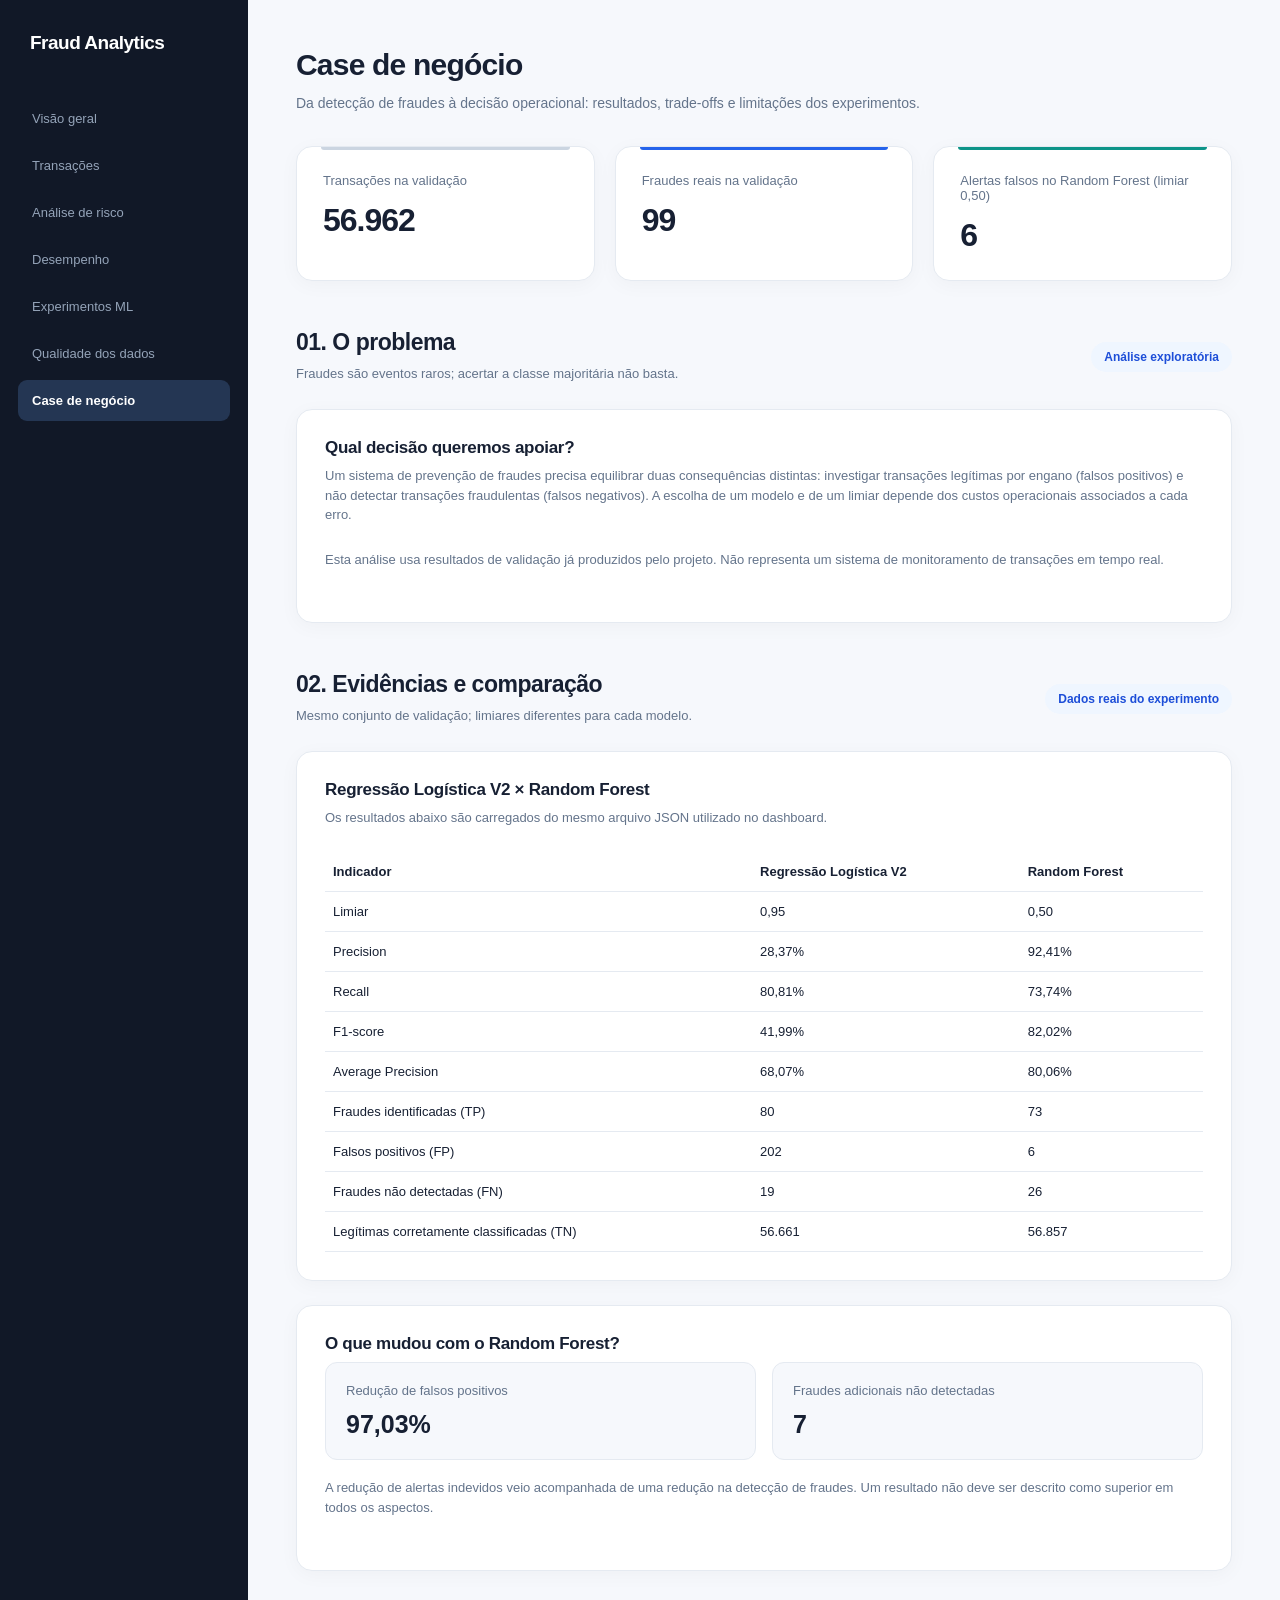
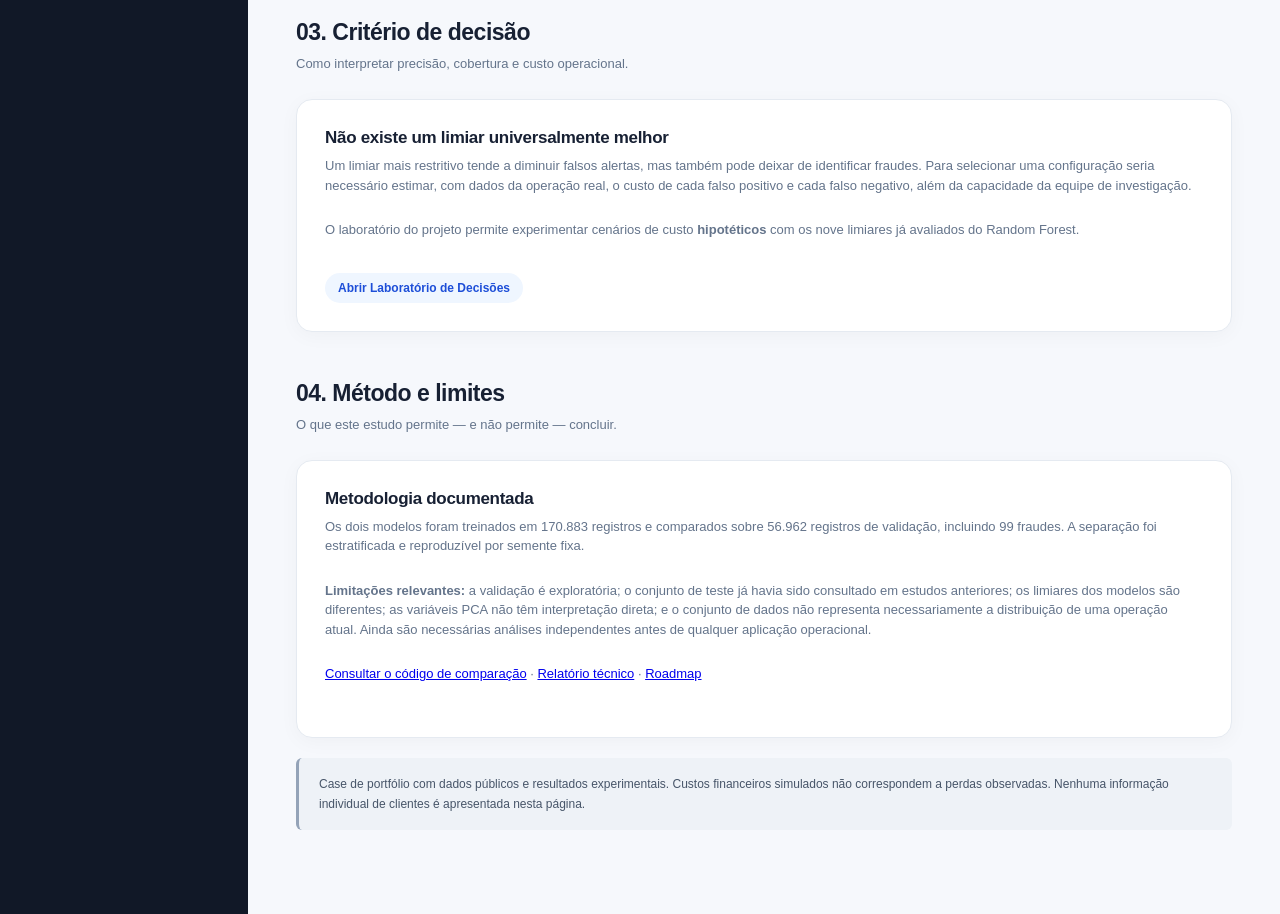
<file: fraud-analytics/frontend/case-de-negocio.html>
<!DOCTYPE html>
<html lang="pt-BR">
<head>
  <meta charset="UTF-8">
  <meta name="viewport" content="width=device-width, initial-scale=1.0">
  <title>Case de Negócio | Fraud Analytics</title>
  <link rel="stylesheet" href="css/style.css">
  <link rel="stylesheet" href="css/experimentos.css">
</head>
<body>
  <aside class="sidebar">
    <h2>Fraud Analytics</h2>
    <nav aria-label="Navegação principal">
      <a href="index.html#visao-geral">Visão geral</a>
      <a href="index.html#transacoes">Transações</a>
      <a href="index.html#analise-risco">Análise de risco</a>
      <a href="index.html#desempenho">Desempenho</a>
      <a href="index.html#experimentos">Experimentos ML</a>
      <a href="index.html#qualidade-dados">Qualidade dos dados</a>
      <a href="case-de-negocio.html" class="active" aria-current="page">Case de negócio</a>
    </nav>
  </aside>
  <main class="content">
    <header class="page-header">
      <h1>Case de negócio</h1>
      <p>Da detecção de fraudes à decisão operacional: resultados, trade-offs e limitações dos experimentos.</p>
    </header>

    <div class="overview" aria-live="polite">
      <article class="metric-card"><span>Transações na validação</span><strong id="case-total">Carregando...</strong></article>
      <article class="metric-card"><span>Fraudes reais na validação</span><strong id="case-fraudes">Carregando...</strong></article>
      <article class="metric-card"><span>Alertas falsos no Random Forest (limiar 0,50)</span><strong id="case-fp">Carregando...</strong></article>
    </div>

    <section class="model-section">
      <header class="model-header">
        <div><h2>01. O problema</h2><p>Fraudes são eventos raros; acertar a classe majoritária não basta.</p></div>
        <span class="model-badge">Análise exploratória</span>
      </header>
      <article class="chart-card">
        <h2>Qual decisão queremos apoiar?</h2>
        <p>Um sistema de prevenção de fraudes precisa equilibrar duas consequências distintas: investigar transações legítimas por engano (falsos positivos) e não detectar transações fraudulentas (falsos negativos). A escolha de um modelo e de um limiar depende dos custos operacionais associados a cada erro.</p>
        <p>Esta análise usa resultados de validação já produzidos pelo projeto. Não representa um sistema de monitoramento de transações em tempo real.</p>
      </article>
    </section>

    <section class="model-section">
      <header class="model-header">
        <div><h2>02. Evidências e comparação</h2><p>Mesmo conjunto de validação; limiares diferentes para cada modelo.</p></div>
        <span class="model-badge">Dados reais do experimento</span>
      </header>
      <article class="chart-card">
        <h2>Regressão Logística V2 × Random Forest</h2>
        <p>Os resultados abaixo são carregados do mesmo arquivo JSON utilizado no dashboard.</p>
        <div style="overflow-x:auto">
          <table style="width:100%;border-collapse:collapse;text-align:left;font-size:13px" id="case-tabela">
            <thead><tr>
              <th scope="col" style="padding:12px 8px;border-bottom:1px solid #e5eaf1">Indicador</th>
              <th scope="col" style="padding:12px 8px;border-bottom:1px solid #e5eaf1">Regressão Logística V2</th>
              <th scope="col" style="padding:12px 8px;border-bottom:1px solid #e5eaf1">Random Forest</th>
            </tr></thead>
            <tbody id="case-tabela-corpo"><tr><td colspan="3" style="padding:14px 8px">Carregando dados...</td></tr></tbody>
          </table>
        </div>
      </article>
      <div class="model-details">
        <article class="chart-card">
          <h2>O que mudou com o Random Forest?</h2>
          <div class="model-results" aria-live="polite">
            <div><span>Redução de falsos positivos</span><strong id="case-reducao">Carregando...</strong></div>
            <div><span>Fraudes adicionais não detectadas</span><strong id="case-diferenca-fn">Carregando...</strong></div>
          </div>
          <p style="margin-top:18px">A redução de alertas indevidos veio acompanhada de uma redução na detecção de fraudes. Um resultado não deve ser descrito como superior em todos os aspectos.</p>
        </article>
      </div>
    </section>

    <section class="model-section">
      <header class="model-header"><div><h2>03. Critério de decisão</h2><p>Como interpretar precisão, cobertura e custo operacional.</p></div></header>
      <article class="chart-card">
        <h2>Não existe um limiar universalmente melhor</h2>
        <p>Um limiar mais restritivo tende a diminuir falsos alertas, mas também pode deixar de identificar fraudes. Para selecionar uma configuração seria necessário estimar, com dados da operação real, o custo de cada falso positivo e cada falso negativo, além da capacidade da equipe de investigação.</p>
        <p>O laboratório do projeto permite experimentar cenários de custo <strong>hipotéticos</strong> com os nove limiares já avaliados do Random Forest.</p>
        <a href="laboratorio-decisoes.html" class="model-badge" style="display:inline-block;text-decoration:none;margin-top:8px">Abrir Laboratório de Decisões</a>
      </article>
    </section>

    <section class="model-section">
      <header class="model-header"><div><h2>04. Método e limites</h2><p>O que este estudo permite — e não permite — concluir.</p></div></header>
      <article class="chart-card">
        <h2>Metodologia documentada</h2>
        <p>Os dois modelos foram treinados em 170.883 registros e comparados sobre 56.962 registros de validação, incluindo 99 fraudes. A separação foi estratificada e reproduzível por semente fixa.</p>
        <p><strong>Limitações relevantes:</strong> a validação é exploratória; o conjunto de teste já havia sido consultado em estudos anteriores; os limiares dos modelos são diferentes; as variáveis PCA não têm interpretação direta; e o conjunto de dados não representa necessariamente a distribuição de uma operação atual. Ainda são necessárias análises independentes antes de qualquer aplicação operacional.</p>
        <p><a href="https://github.com/jouborges/tech-guide/blob/main/fraud-analytics/03_comparacao_modelos.py" target="_blank" rel="noopener noreferrer">Consultar o código de comparação</a> · <a href="https://github.com/jouborges/tech-guide/blob/main/fraud-analytics/docs/RELATORIO_MODELO.md" target="_blank" rel="noopener noreferrer">Relatório técnico</a> · <a href="https://github.com/jouborges/tech-guide/blob/main/fraud-analytics/docs/ROADMAP.md" target="_blank" rel="noopener noreferrer">Roadmap</a></p>
      </article>
      <p class="model-disclaimer">Case de portfólio com dados públicos e resultados experimentais. Custos financeiros simulados não correspondem a perdas observadas. Nenhuma informação individual de clientes é apresentada nesta página.</p>
    </section>
  </main>
  <script>
    'use strict';
    (async function () {
      const byId = id => document.getElementById(id);
      const intFmt = n => new Intl.NumberFormat('pt-BR', {maximumFractionDigits:0}).format(n);
      const pctFmt = n => new Intl.NumberFormat('pt-BR', {style:'percent',minimumFractionDigits:2,maximumFractionDigits:2}).format(n);
      const fields = ['case-total','case-fraudes','case-fp','case-reducao','case-diferenca-fn'];
      try {
        const response = await fetch('./data/experimentos.json', {cache:'no-store'});
        if (!response.ok) throw new Error('HTTP ' + response.status);
        const data = await response.json();
        if (!Array.isArray(data.modelos) || data.modelos.length !== 2) throw new Error('Modelos indisponíveis');
        const logistica = data.modelos.find(m => /Logística/i.test(m.modelo));
        const floresta = data.modelos.find(m => /Random Forest/i.test(m.modelo));
        if (!logistica || !floresta) throw new Error('Modelos esperados não encontrados');
        const values = ['Limiar','Precision','Recall','F1','AP','TP','FP','FN','TN'];
        const numberKeys = ['Limiar','Precision','Recall','F1','AP'];
        for (const m of [logistica,floresta]) {
          if (values.some(k => !Number.isFinite(m[k]))) throw new Error('Indicadores incompletos');
        }
        if (!Number.isFinite(data.registros_validacao) || !Number.isFinite(data.fraudes_validacao)) throw new Error('Amostra inválida');
        byId('case-total').textContent = intFmt(data.registros_validacao);
        byId('case-fraudes').textContent = intFmt(data.fraudes_validacao);
        byId('case-fp').textContent = intFmt(floresta.FP);
        byId('case-reducao').textContent = pctFmt((logistica.FP - floresta.FP) / logistica.FP);
        byId('case-diferenca-fn').textContent = intFmt(floresta.FN - logistica.FN);
        const names = {Limiar:'Limiar',Precision:'Precision',Recall:'Recall',F1:'F1-score',AP:'Average Precision',TP:'Fraudes identificadas (TP)',FP:'Falsos positivos (FP)',FN:'Fraudes não detectadas (FN)',TN:'Legítimas corretamente classificadas (TN)'};
        const body = byId('case-tabela-corpo');
        body.replaceChildren();
        for (const key of values) {
          const row = document.createElement('tr');
          for (const val of [names[key], numberKeys.includes(key) ? (key==='Limiar'?logistica[key].toFixed(2).replace('.',','):pctFmt(logistica[key])):intFmt(logistica[key]), numberKeys.includes(key) ? (key==='Limiar'?floresta[key].toFixed(2).replace('.',','):pctFmt(floresta[key])):intFmt(floresta[key])]) {
            const td = document.createElement('td');
            td.textContent = val;
            td.style.padding = '12px 8px';
            td.style.borderBottom = '1px solid #e5eaf1';
            row.appendChild(td);
          }
          body.appendChild(row);
        }
      } catch (error) {
        console.error('Falha ao carregar case:', error);
        for (const id of fields) byId(id).textContent = 'Indisponível';
        byId('case-tabela-corpo').textContent = 'Não foi possível carregar os resultados. Abra a página pelo servidor local e verifique os arquivos JSON.';
      }
    })();
  </script>
</body>
</html>
</file>
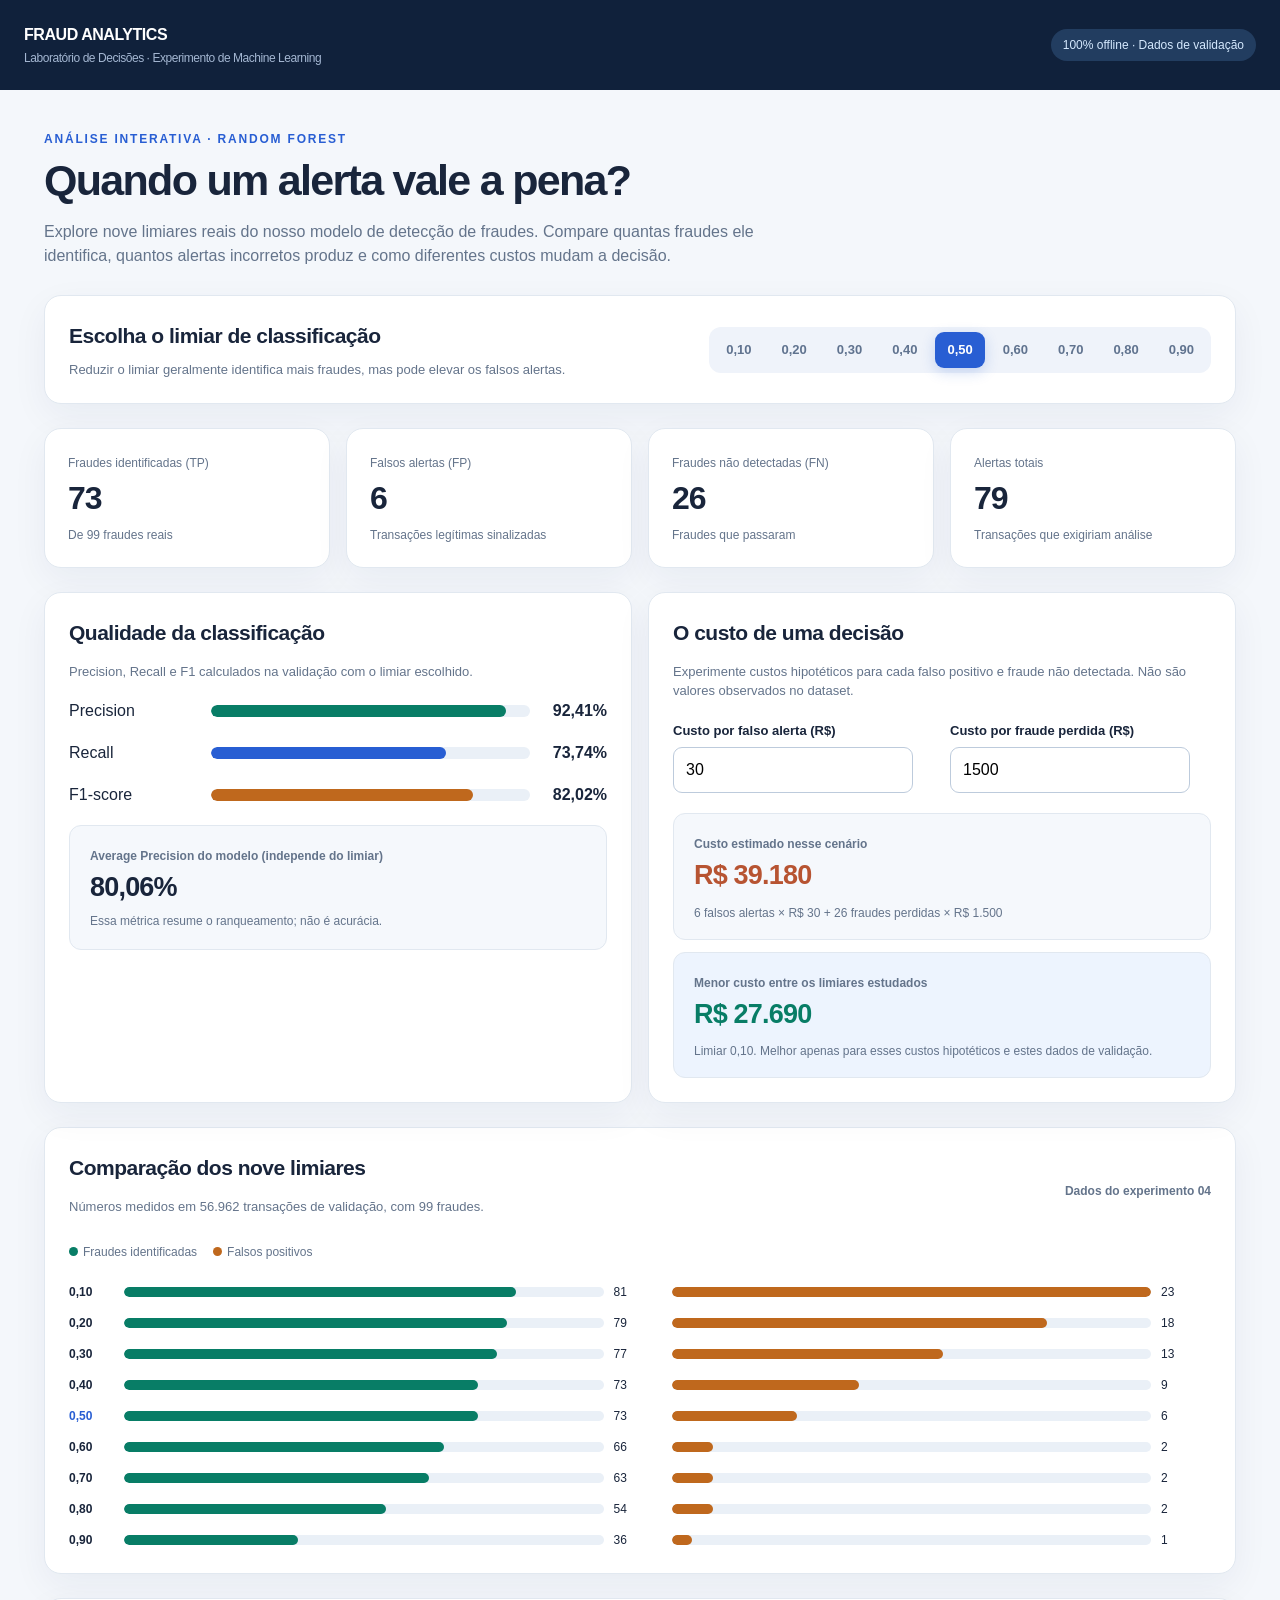
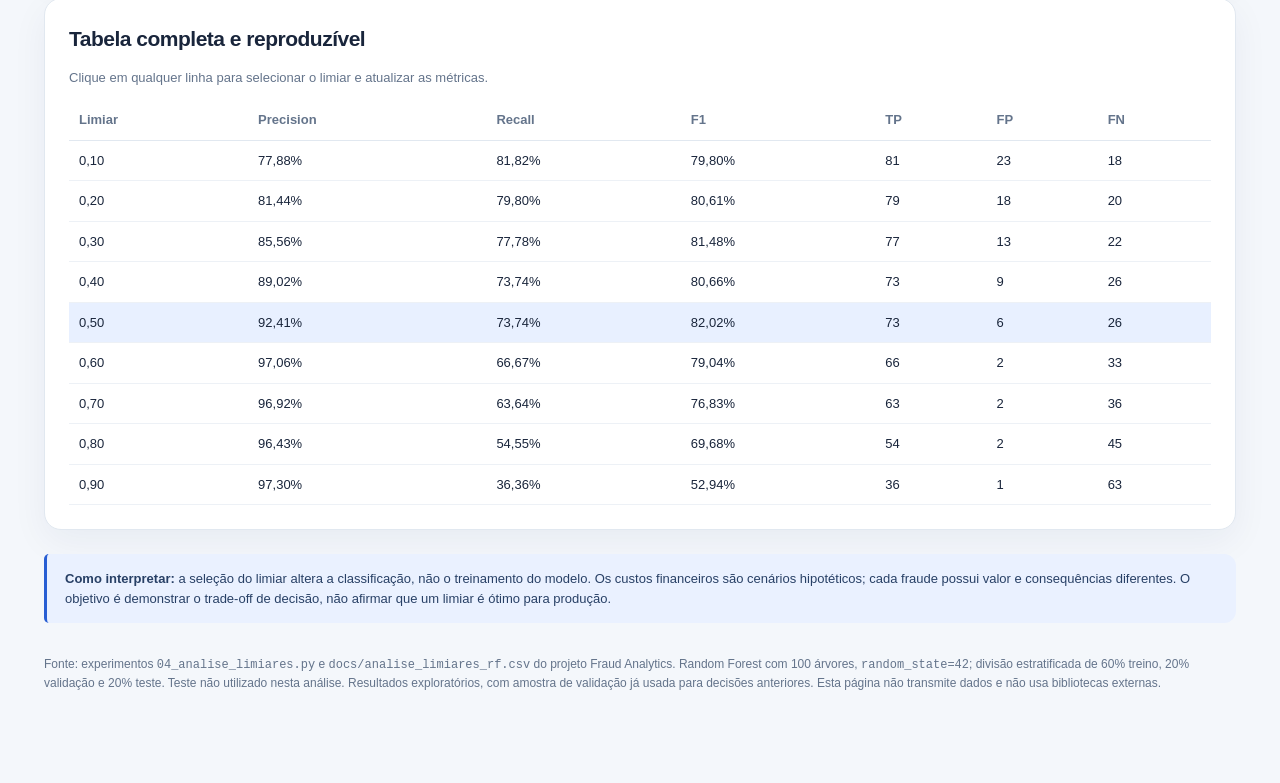
<file: fraud-analytics/frontend/laboratorio-decisoes.html>
<!doctype html>
<html lang="pt-BR">
<head>
<meta charset="utf-8"><meta name="viewport" content="width=device-width, initial-scale=1">
<title>Laboratório de Decisões · Fraud Analytics</title>
<style>
:root{--bg:#f4f7fb;--ink:#19253b;--muted:#64748b;--line:#e1e8f0;--blue:#285ed3;--green:#087d66;--orange:#bf681d;--card:#fff;--shadow:0 12px 36px rgba(24,45,83,.055)}
*{box-sizing:border-box}body{font-family:Inter,"Segoe UI",Arial,sans-serif;margin:0;background:var(--bg);color:var(--ink);line-height:1.5}button,input{font:inherit}header{background:#10213b;color:#fff;padding:23px max(24px,calc((100vw - 1240px)/2));display:flex;align-items:center;justify-content:space-between;gap:16px}.brand{font-weight:800;letter-spacing:-.45px}.brand span{display:block;font-size:12px;font-weight:500;color:#a4b7d2;margin-top:2px}.pill{background:#223d60;color:#d5e9fe;font-size:12px;padding:7px 12px;border-radius:40px}.wrap{max-width:1240px;margin:0 auto;padding:40px 24px 80px}.eyebrow{font-size:12px;text-transform:uppercase;letter-spacing:1.8px;font-weight:800;color:var(--blue)}h1{font-size:clamp(28px,4vw,43px);letter-spacing:-1.7px;line-height:1.1;margin:9px 0 13px}h2{font-size:21px;letter-spacing:-.5px;margin:0 0 8px}h3{margin:0 0 8px;font-size:15px}.intro{max-width:780px;color:var(--muted);margin-bottom:27px}.grid{display:grid;gap:16px}.four{grid-template-columns:repeat(4,minmax(0,1fr))}.two{grid-template-columns:repeat(2,minmax(0,1fr))}.card{background:var(--card);border:1px solid var(--line);border-radius:17px;padding:24px;box-shadow:var(--shadow)}.stat{padding:21px 23px;transition:transform .25s,box-shadow .25s}.stat:hover{transform:translateY(-5px);box-shadow:0 15px 32px rgba(20,35,65,.13)}.stat b{font-size:32px;letter-spacing:-1px;display:block;font-variant-numeric:tabular-nums}.stat small{color:var(--muted);font-size:12px}.tag{font-size:12px;color:var(--muted);font-weight:650}.section{margin-top:24px}.flex{display:flex;justify-content:space-between;align-items:center;gap:12px;flex-wrap:wrap}.choice{display:flex;gap:6px;padding:5px;border-radius:12px;background:#eff3fa;flex-wrap:wrap}.choice button{border:0;border-radius:9px;background:transparent;padding:8px 12px;font-size:13px;font-weight:650;color:#60738f;cursor:pointer}.choice button.active{color:#fff;background:var(--blue);box-shadow:0 4px 14px rgba(40,94,211,.22)}.choice button:focus-visible, input:focus-visible{outline:3px solid #70a1ff;outline-offset:2px}.hint{font-size:12px;color:var(--muted);margin-top:8px}.barrow{display:grid;grid-template-columns:130px minmax(0,1fr) 65px;align-items:center;gap:12px;margin:18px 0}.track{height:12px;background:#eaf0f7;border-radius:20px;overflow:hidden}.fill{height:100%;background:var(--blue);border-radius:20px;transition:width .45s ease}.fill.green{background:var(--green)}.fill.orange{background:var(--orange)}.metric{font-weight:800;text-align:right;font-variant-numeric:tabular-nums}.scenario{padding:17px 20px;background:#f5f8fc;border-radius:12px;border:1px solid var(--line)}.money{font-weight:800;font-size:27px;letter-spacing:-.8px;font-variant-numeric:tabular-nums}.money.loss{color:#b75432}.money.save{color:var(--green)}label{display:block;font-size:13px;font-weight:650;margin:0 0 7px}input[type=number]{background:white;border:1px solid #bdcbdc;border-radius:9px;padding:10px 12px;min-width:0;width:100%;max-width:240px}.note{border-left:3px solid var(--blue);padding:15px 18px;background:#eaf1ff;border-radius:5px 12px 12px 5px;color:#284066;font-size:13px}.chartlist{display:grid;gap:13px;margin-top:22px}.minirow{display:grid;grid-template-columns:45px 1fr 48px 1fr 50px;gap:10px;align-items:center;font-size:12px}.minirow .track{height:10px}.bar-caption{display:flex;gap:16px;flex-wrap:wrap;margin:14px 0;color:var(--muted);font-size:12px}i.legend{width:9px;height:9px;border-radius:50%;display:inline-block;margin-right:5px}.foot{margin-top:32px;color:var(--muted);font-size:12px}.num{font-variant-numeric:tabular-nums}.help{font-size:13px;color:var(--muted)}.focus{background:#edf4fe}.rowtable{width:100%;border-collapse:collapse;font-size:13px}.rowtable th{text-align:left;color:var(--muted);font-weight:700;padding:10px;border-bottom:1px solid var(--line)}.rowtable td{padding:10px;border-bottom:1px solid #edf1f6}.rowtable tr.current{background:#e8f0ff}.scroll{overflow:auto}@media(max-width:950px){.four{grid-template-columns:repeat(2,1fr)}.two{grid-template-columns:1fr}}@media(max-width:530px){.four{grid-template-columns:1fr 1fr}.wrap{padding:27px 14px 50px}.card{padding:17px}.stat{padding:15px}.stat b{font-size:25px}.barrow{grid-template-columns:100px 1fr 53px;gap:8px}.choice button{padding:8px 10px}}@media(prefers-reduced-motion:reduce){*,*:before,*:after{transition:none!important;animation:none!important}}
</style>
</head>
<body>
<header><div class="brand">FRAUD ANALYTICS <span>Laboratório de Decisões · Experimento de Machine Learning</span></div><div class="pill">100% offline · Dados de validação</div></header>
<main class="wrap">
<div class="eyebrow">Análise interativa · Random Forest</div><h1>Quando um alerta vale a pena?</h1><p class="intro">Explore nove limiares reais do nosso modelo de detecção de fraudes. Compare quantas fraudes ele identifica, quantos alertas incorretos produz e como diferentes custos mudam a decisão.</p>
<div class="card"><div class="flex"><div><h2>Escolha o limiar de classificação</h2><p class="help" style="margin:0">Reduzir o limiar geralmente identifica mais fraudes, mas pode elevar os falsos alertas.</p></div><div class="choice" id="thresholds" role="group" aria-label="Limiar de fraude"></div></div></div>
<div class="grid four section" aria-live="polite"><div class="card stat"><small>Fraudes identificadas (TP)</small><b id="tp">73</b><small>De 99 fraudes reais</small></div><div class="card stat"><small>Falsos alertas (FP)</small><b id="fp">6</b><small>Transações legítimas sinalizadas</small></div><div class="card stat"><small>Fraudes não detectadas (FN)</small><b id="fn">26</b><small>Fraudes que passaram</small></div><div class="card stat"><small>Alertas totais</small><b id="alerts">79</b><small>Transações que exigiriam análise</small></div></div>
<div class="grid two section"><section class="card"><h2>Qualidade da classificação</h2><p class="help">Precision, Recall e F1 calculados na validação com o limiar escolhido.</p><div class="barrow"><span>Precision</span><div class="track"><div class="fill green" id="precisionBar"></div></div><span class="metric" id="precision"></span></div><div class="barrow"><span>Recall</span><div class="track"><div class="fill" id="recallBar"></div></div><span class="metric" id="recall"></span></div><div class="barrow"><span>F1-score</span><div class="track"><div class="fill orange" id="f1Bar"></div></div><span class="metric" id="f1"></span></div><div class="scenario"><span class="tag">Average Precision do modelo (independe do limiar)</span><div class="money">80,06%</div><span class="hint">Essa métrica resume o ranqueamento; não é acurácia.</span></div></section>
<section class="card"><h2>O custo de uma decisão</h2><p class="help">Experimente custos hipotéticos para cada falso positivo e fraude não detectada. Não são valores observados no dataset.</p><div class="grid two" style="margin:20px 0"><div><label for="costFP">Custo por falso alerta (R$)</label><input type="number" min="0" step="10" id="costFP" value="30"></div><div><label for="costFN">Custo por fraude perdida (R$)</label><input type="number" min="0" step="100" id="costFN" value="1500"></div></div><div class="scenario"><span class="tag">Custo estimado nesse cenário</span><div class="money loss" id="totalCost"></div><div class="hint" id="costFormula"></div></div><div class="scenario focus" style="margin-top:12px"><span class="tag">Menor custo entre os limiares estudados</span><div class="money save" id="lowestCost"></div><div class="hint" id="lowestCostDetail"></div></div></section></div>
<section class="card section"><div class="flex"><div><h2>Comparação dos nove limiares</h2><p class="help">Números medidos em 56.962 transações de validação, com 99 fraudes.</p></div><span class="tag">Dados do experimento 04</span></div><div class="bar-caption"><span><i class="legend" style="background:#087d66"></i>Fraudes identificadas</span><span><i class="legend" style="background:#bf681d"></i>Falsos positivos</span></div><div id="comparison" class="chartlist"></div></section>
<section class="card section"><h2>Tabela completa e reproduzível</h2><p class="help">Clique em qualquer linha para selecionar o limiar e atualizar as métricas.</p><div class="scroll"><table class="rowtable"><thead><tr><th>Limiar</th><th>Precision</th><th>Recall</th><th>F1</th><th>TP</th><th>FP</th><th>FN</th></tr></thead><tbody id="table"></tbody></table></div></section>
<div class="note section"><strong>Como interpretar:</strong> a seleção do limiar altera a classificação, não o treinamento do modelo. Os custos financeiros são cenários hipotéticos; cada fraude possui valor e consequências diferentes. O objetivo é demonstrar o trade-off de decisão, não afirmar que um limiar é ótimo para produção.</div>
<p class="foot">Fonte: experimentos <code>04_analise_limiares.py</code> e <code>docs/analise_limiares_rf.csv</code> do projeto Fraud Analytics. Random Forest com 100 árvores, <code>random_state=42</code>; divisão estratificada de 60% treino, 20% validação e 20% teste. Teste não utilizado nesta análise. Resultados exploratórios, com amostra de validação já usada para decisões anteriores. Esta página não transmite dados e não usa bibliotecas externas.</p>
</main>
<script>
'use strict';
// Resultados reais do CSV docs/analise_limiares_rf.csv — valores arredondados para exibição.
const rows=[
{t:0.1,p:0.7788461538461539,r:0.8181818181818182,f:0.7980295566502463,tp:81,fp:23,fn:18,tn:56840},
{t:0.2,p:0.8144329896907216,r:0.797979797979798,f:0.8061224489795918,tp:79,fp:18,fn:20,tn:56845},
{t:0.3,p:0.8555555555555555,r:0.7777777777777778,f:0.8148148148148148,tp:77,fp:13,fn:22,tn:56850},
{t:0.4,p:0.8902439024390244,r:0.7373737373737373,f:0.8066298342541437,tp:73,fp:9,fn:26,tn:56854},
{t:0.5,p:0.9240506329113924,r:0.7373737373737373,f:0.8202247191011236,tp:73,fp:6,fn:26,tn:56857},
{t:0.6,p:0.9705882352941176,r:0.6666666666666666,f:0.7904191616766467,tp:66,fp:2,fn:33,tn:56861},
{t:0.7,p:0.9692307692307692,r:0.6363636363636364,f:0.7682926829268293,tp:63,fp:2,fn:36,tn:56861},
{t:0.8,p:0.9642857142857143,r:0.5454545454545454,f:0.6967741935483871,tp:54,fp:2,fn:45,tn:56861},
{t:0.9,p:0.972972972972973,r:0.36363636363636365,f:0.5294117647058824,tp:36,fp:1,fn:63,tn:56862}
];
const el=id=>document.getElementById(id);const pct=v=>(v*100).toLocaleString('pt-BR',{minimumFractionDigits:2,maximumFractionDigits:2})+'%';const brl=v=>v.toLocaleString('pt-BR',{style:'currency',currency:'BRL',maximumFractionDigits:0});const tlabel=v=>v.toFixed(2).replace('.',',');let active=.5;
function setThreshold(value){active=value;render()}
function render(){const r=rows.find(x=>x.t===active);['tp','fp','fn'].forEach(k=>el(k).textContent=r[k]);el('alerts').textContent=r.tp+r.fp;[['p','precision'],['r','recall'],['f','f1']].forEach(([key,id])=>{el(id).textContent=pct(r[key]);el(id+'Bar').style.width=r[key]*100+'%'});
el('thresholds').replaceChildren(...rows.map(row=>{let b=document.createElement('button');b.textContent=tlabel(row.t);b.className=row.t===active?'active':'';b.setAttribute('aria-pressed',String(row.t===active));b.onclick=()=>setThreshold(row.t);return b}));
let fpCost=Math.max(0,Number(el('costFP').value)||0),fnCost=Math.max(0,Number(el('costFN').value)||0);let cost=row=>row.fp*fpCost+row.fn*fnCost;el('totalCost').textContent=brl(cost(r));el('costFormula').textContent=`${r.fp} falsos alertas × ${brl(fpCost)} + ${r.fn} fraudes perdidas × ${brl(fnCost)}`;let low=rows.reduce((a,b)=>cost(a)<cost(b)?a:b);el('lowestCost').textContent=brl(cost(low));el('lowestCostDetail').textContent=`Limiar ${tlabel(low.t)}. Melhor apenas para esses custos hipotéticos e estes dados de validação.`;
el('comparison').replaceChildren(...rows.map(row=>{const c=document.createElement('div');c.className='minirow';const name=document.createElement('b');name.textContent=tlabel(row.t);if(row.t===active)name.style.color='var(--blue)';const tpTrack=document.createElement('div');tpTrack.className='track';const tpFill=document.createElement('div');tpFill.className='fill green';tpFill.style.width=(row.tp/99*100)+'%';tpTrack.append(tpFill);const tpNum=document.createElement('span');tpNum.className='num';tpNum.textContent=row.tp;const fpTrack=document.createElement('div');fpTrack.className='track';const fpFill=document.createElement('div');fpFill.className='fill orange';fpFill.style.width=(row.fp/23*100)+'%';fpTrack.append(fpFill);const fpNum=document.createElement('span');fpNum.className='num';fpNum.textContent=row.fp;c.append(name,tpTrack,tpNum,fpTrack,fpNum);return c}));
el('table').replaceChildren(...rows.map(row=>{const tr=document.createElement('tr');tr.className=row.t===active?'current':'';tr.style.cursor='pointer';tr.tabIndex=0;tr.setAttribute('aria-label','Selecionar limiar '+tlabel(row.t));tr.onclick=()=>setThreshold(row.t);tr.onkeydown=e=>{if(e.key==='Enter'||e.key===' '){e.preventDefault();setThreshold(row.t)}};[tlabel(row.t),pct(row.p),pct(row.r),pct(row.f),row.tp,row.fp,row.fn].forEach(v=>{const td=document.createElement('td');td.textContent=v;tr.append(td)});return tr}));}
['costFP','costFN'].forEach(id=>el(id).addEventListener('input',render));render();
</script>
</body></html>
</file>
<file: fraud-analytics/frontend/css/style.css>
/* ========================================
   FRAUD ANALYTICS | TECH GUIDE
   Interface v0.3
======================================== */

:root {
    --background: #f6f8fc;
    --surface: #ffffff;
    --sidebar: #111827;
    --text: #172033;
    --text-secondary: #64748b;
    --primary: #2563eb;
    --primary-light: #eff6ff;
    --border: #e5eaf1;
    --shadow: 0 4px 20px rgba(15, 23, 42, 0.035);
}

* {
    box-sizing: border-box;
}

body {
    margin: 0;
    min-height: 100vh;
    display: flex;
    background: var(--background);
    color: var(--text);
    font-family: "Segoe UI", Arial, sans-serif;
    -webkit-font-smoothing: antialiased;
}

/* Menu lateral */

.sidebar {
    width: 248px;
    flex-shrink: 0;
    min-height: 100vh;
    padding: 32px 18px;
    background: var(--sidebar);
    color: #ffffff;
}

.sidebar h2 {
    margin: 0 0 44px;
    padding: 0 12px;
    font-size: 19px;
    font-weight: 700;
    letter-spacing: -0.5px;
}

.sidebar nav {
    display: flex;
    flex-direction: column;
    gap: 6px;
}

.sidebar nav a {
    display: block;
    padding: 13px 14px;
    border-radius: 9px;
    color: #94a3b8;
    text-decoration: none;
    font-size: 13px;
    font-weight: 500;
    transition: background 0.2s, color 0.2s;
}

.sidebar nav a:hover {
    background: rgba(255, 255, 255, 0.07);
    color: #ffffff;
}

.sidebar nav a.active {
    background: #243653;
    color: #ffffff;
    font-weight: 600;
}

/* Área principal */

.content {
    flex: 1;
    min-width: 0;
    max-width: 1600px;
    padding: 48px 48px 72px;
}

.page-header {
    margin-bottom: 8px;
}

.page-header h1 {
    margin: 0 0 10px;
    font-size: 30px;
    font-weight: 700;
    letter-spacing: -0.8px;
}

.page-header p {
    margin: 0;
    font-size: 14px;
    line-height: 1.6;
    color: var(--text-secondary);
}

/* Indicadores */

.overview {
    display: grid;
    grid-template-columns: repeat(3, minmax(0, 1fr));
    gap: 20px;
    margin-top: 32px;
}

.metric-card {
    position: relative;
    display: flex;
    flex-direction: column;
    gap: 14px;
    min-width: 0;
    padding: 26px;
    border: 1px solid var(--border);
    border-radius: 16px;
    background: var(--surface);
    box-shadow: var(--shadow);
    transition: transform 0.2s, box-shadow 0.2s;
}

.metric-card:hover {
    transform: translateY(-3px);
    box-shadow: 0 12px 30px rgba(15, 23, 42, 0.07);
}

.metric-card::before {
    content: "";
    position: absolute;
    top: 0;
    left: 24px;
    right: 24px;
    height: 3px;
    border-radius: 0 0 4px 4px;
    background: #cbd5e1;
}

.metric-card:nth-child(2)::before {
    background: #2563eb;
}

.metric-card:nth-child(3)::before {
    background: #0d9488;
}

.metric-card span {
    color: var(--text-secondary);
    font-size: 13px;
    font-weight: 500;
}

.metric-card strong {
    color: var(--text);
    font-size: clamp(25px, 2.5vw, 34px);
    font-weight: 700;
    letter-spacing: -1px;
    font-variant-numeric: tabular-nums;
}

/* Gráficos */

.charts-grid {
    display: grid;
    grid-template-columns: repeat(2, minmax(0, 1fr));
    gap: 20px;
    margin-top: 24px;
}

.chart-card {
    min-width: 0;
    padding: 28px;
    border: 1px solid var(--border);
    border-radius: 16px;
    background: var(--surface);
    box-shadow: var(--shadow);
}

.chart-card h2 {
    margin: 0 0 8px;
    font-size: 17px;
    font-weight: 650;
    letter-spacing: -0.3px;
}

.chart-card p {
    margin: 0 0 25px;
    color: var(--text-secondary);
    font-size: 13px;
    line-height: 1.5;
}

.chart-container {
    position: relative;
    width: 100%;
    height: 310px;
}

/* Responsividade */

@media (max-width: 1100px) {
    .content {
        padding: 32px;
    }

    .charts-grid {
        grid-template-columns: 1fr;
    }
}

@media (max-width: 900px) {
    .overview {
        grid-template-columns: repeat(2, minmax(0, 1fr));
    }

    .sidebar {
        width: 210px;
    }
}

@media (max-width: 650px) {
    body {
        flex-direction: column;
    }

    .sidebar {
        width: 100%;
        min-height: auto;
        padding: 18px;
    }

    .sidebar h2 {
        margin-bottom: 18px;
    }

    .sidebar nav {
        flex-direction: row;
        overflow-x: auto;
        padding-bottom: 5px;
    }

    .sidebar nav a {
        flex-shrink: 0;
        white-space: nowrap;
    }

    .content {
        padding: 24px 16px 48px;
    }

    .page-header h1 {
        font-size: 26px;
    }

    .overview {
        grid-template-columns: 1fr;
        gap: 14px;
        margin-top: 24px;
    }

    .metric-card {
        padding: 22px;
    }

    .chart-card {
        padding: 20px;
    }

    .chart-container {
        height: 280px;
    }
}

@media (prefers-reduced-motion: reduce) {
    .metric-card,
    .sidebar nav a {
        transition: none;
    }

    .metric-card:hover {
        transform: none;
    }
}

/* ========================================
   DESEMPENHO DO MODELO | MACHINE LEARNING
======================================== */

.model-section {
    margin-top: 48px;
    scroll-margin-top: 24px;
}

.model-header {
    display: flex;
    align-items: center;
    justify-content: space-between;
    gap: 20px;
    margin-bottom: 24px;
}

.model-header h2 {
    margin: 0 0 8px;
    font-size: 23px;
    font-weight: 700;
    letter-spacing: -0.5px;
}

.model-header p {
    margin: 0;
    color: var(--text-secondary);
    font-size: 13px;
    line-height: 1.6;
}

.model-badge {
    flex-shrink: 0;
    padding: 8px 13px;
    border-radius: 999px;
    background: #eff6ff;
    color: #1d4ed8;
    font-size: 12px;
    font-weight: 600;
}

.model-metrics {
    display: grid;
    grid-template-columns: repeat(3, minmax(0, 1fr));
    gap: 20px;
}

.model-details {
    margin-top: 24px;
}

.model-results {
    display: grid;
    grid-template-columns: repeat(2, minmax(0, 1fr));
    gap: 16px;
}

.model-results > div {
    display: flex;
    flex-direction: column;
    gap: 12px;
    padding: 20px;
    border: 1px solid var(--border);
    border-radius: 12px;
    background: var(--background);
}

.model-results span {
    color: var(--text-secondary);
    font-size: 13px;
}

.model-results strong {
    color: var(--text);
    font-size: 25px;
    font-weight: 700;
    font-variant-numeric: tabular-nums;
}

.model-disclaimer {
    margin-top: 20px;
    padding: 16px 20px;
    border-left: 3px solid #94a3b8;
    border-radius: 6px;
    background: #eef2f7;
    color: #475569;
    font-size: 12px;
    line-height: 1.7;
}

/* Responsividade da seção ML */

@media (max-width: 900px) {
    .model-metrics {
        grid-template-columns: 1fr;
    }
}

@media (max-width: 650px) {
    .model-section {
        margin-top: 36px;
    }

    .model-header {
        align-items: flex-start;
        flex-direction: column;
        gap: 12px;
    }

    .model-results {
        grid-template-columns: 1fr;
    }
}
</file>
<file: fraud-analytics/frontend/css/experimentos.css>
/* Fraud Analytics — extensão isolada dos experimentos */
.ex-section {margin-top:48px;scroll-margin-top:24px}
.ex-grid {display:grid;grid-template-columns:repeat(2,minmax(0,1fr));gap:20px}
.ex-spaced {margin-top:22px}
.ex-status {color:var(--text-secondary);font-size:14px}
.ex-threshold-heading {display:flex;align-items:flex-start;justify-content:space-between;gap:14px;flex-wrap:wrap}
.ex-select-label {display:flex;align-items:center;gap:10px;color:var(--text-secondary);font-size:13px}
.ex-select-label select {background:var(--surface);color:var(--text);padding:10px 12px;border:1px solid var(--border);border-radius:9px;font:inherit}
.ex-kpis {display:grid;grid-template-columns:repeat(4,minmax(0,1fr));gap:12px;margin:10px 0 18px}
.ex-kpi {padding:15px;border-radius:12px;background:var(--background);border:1px solid var(--border);min-width:0}
.ex-kpi span {display:block;color:var(--text-secondary);font-size:12px;margin-bottom:8px}
.ex-kpi strong {font-size:clamp(19px,2vw,27px);font-variant-numeric:tabular-nums}
.ex-threshold-chart {height:270px}
.ex-tall {height:380px}
.ex-section .chart-card {transition:transform .25s ease,box-shadow .25s ease}
.ex-section .chart-card:hover {transform:translateY(-4px);box-shadow:0 14px 32px rgba(20,35,65,.10)}
@media(max-width:1100px){.ex-grid{grid-template-columns:1fr}}
@media(max-width:650px){.ex-kpis{grid-template-columns:repeat(2,minmax(0,1fr))}.ex-section{margin-top:36px}}
@media(prefers-reduced-motion:reduce){.ex-section .chart-card{transition:none}.ex-section .chart-card:hover{transform:none}}
</file>
